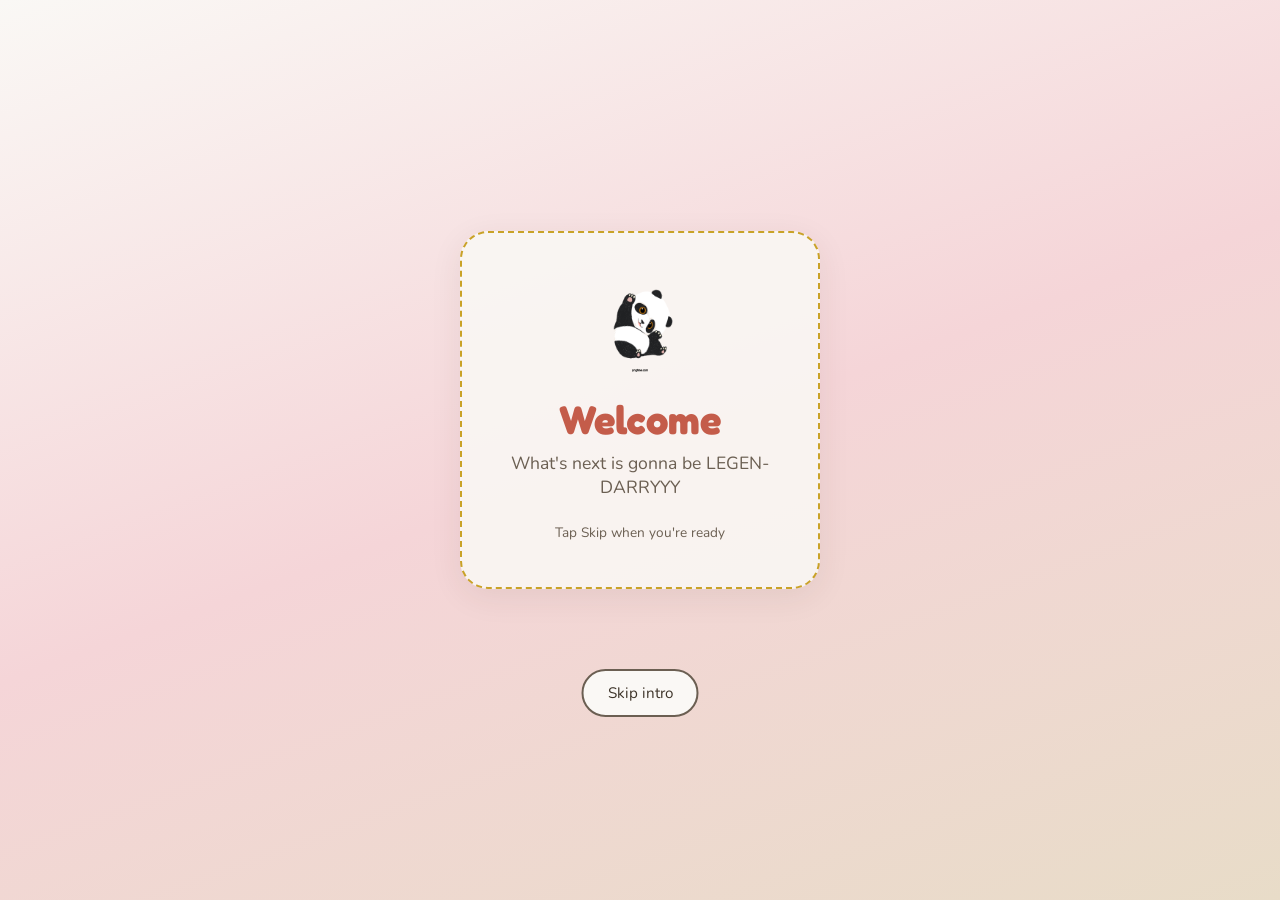
<file: index.html>
<!DOCTYPE html>
<html lang="en">
  <head>
    <meta charset="UTF-8" />
    <meta name="viewport" content="width=device-width, initial-scale=1, viewport-fit=cover" />
    <meta name="theme-color" content="#faf8f5" />
    <title>The Cozy Corner</title>
    <link rel="preconnect" href="https://fonts.googleapis.com" />
    <link rel="preconnect" href="https://fonts.gstatic.com" crossorigin />
    <link
      href="https://fonts.googleapis.com/css2?family=Fredoka:wght@400;600&family=Nunito:wght@400;600;700&display=swap"
      rel="stylesheet"
    />
    <link rel="stylesheet" href="css/theme.css" />
    <link rel="stylesheet" href="css/intro.css" />
    <link rel="stylesheet" href="css/home.css" />
    <link rel="stylesheet" href="css/mobile.css" />
  </head>
  <body>
    <canvas id="snowfall-canvas" aria-hidden="true"></canvas>

    <div id="intro-overlay" class="intro-overlay intro-pending" role="dialog" aria-modal="true" aria-label="Introduction">
      <div class="intro-inner">
        <div id="intro-video-wrap" class="intro-video-wrap" hidden>
          <video id="intro-video" playsinline preload="auto"></video>
        </div>
        <div id="intro-fallback" class="intro-fallback">
          <img id="intro-fallback-art" class="intro-fallback__art" src="" alt="" />
          <h2 id="intro-fallback-title" class="intro-fallback__title">Welcome</h2>
          <p id="intro-fallback-sub" class="intro-fallback__sub"></p>
          <p class="intro-enter-hint">Tap Skip when you're ready</p>
        </div>
        <button type="button" id="intro-skip" class="intro-skip">Skip intro</button>
      </div>
    </div>

    <div id="main-app" class="app-shell main-app is-locked">
      <header class="site-header reveal">
        <img id="header-mascot" class="site-header__mascot" src="" alt="" />
        <div class="site-header__text">
          <h1 id="site-title">The Cozy Corner</h1>
          <p id="site-tagline"></p>
        </div>
      </header>

      <section class="hero-banner">
        <div class="hero-banner__copy reveal">
          <p id="hero-subtitle"></p>
        </div>
        <img id="hero-ramen" class="hero-banner__bowl reveal" src="" alt="" />
      </section>

      <section class="nav-section" aria-labelledby="explore-label">
        <p id="explore-label" class="nav-section__label reveal">Explore</p>
        <ul id="nav-cards" class="nav-cards reveal-stagger"></ul>
      </section>

      <footer class="site-footer reveal">
        <p id="footer-note"></p>
      </footer>
    </div>

    <script src="js/config.js"></script>
    <script src="js/media-path.js"></script>
    <script src="js/theme.js"></script>
    <script src="js/scroll-reveal.js"></script>
    <script src="js/home.js"></script>
    <script src="js/intro.js"></script>
    <script src="js/snowfall.js"></script>
  </body>
</html>
</file>
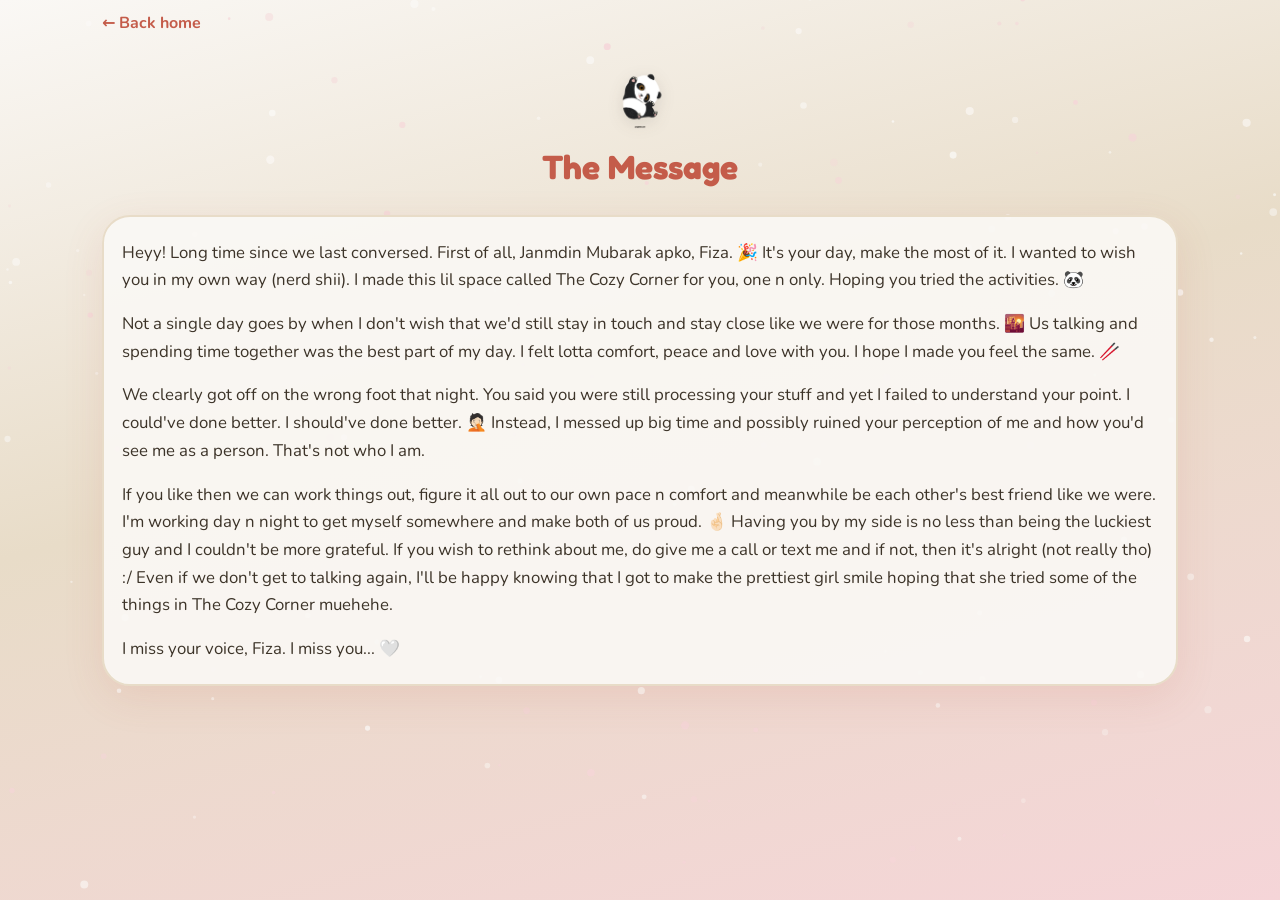
<file: pages/message.html>
<!DOCTYPE html>
<html lang="en">
  <head>
    <meta charset="UTF-8" />
    <meta name="viewport" content="width=device-width, initial-scale=1, viewport-fit=cover" />
    <meta name="theme-color" content="#faf8f5" />
    <title>The Message — The Cozy Corner</title>
    <link rel="preconnect" href="https://fonts.googleapis.com" />
    <link rel="preconnect" href="https://fonts.gstatic.com" crossorigin />
    <link
      href="https://fonts.googleapis.com/css2?family=Fredoka:wght@400;600&family=Nunito:wght@400;600;700&display=swap"
      rel="stylesheet"
    />
    <link rel="stylesheet" href="../css/theme.css" />
    <link rel="stylesheet" href="../css/home.css" />
    <link rel="stylesheet" href="../css/message-page.css" />
    <link rel="stylesheet" href="../css/mobile.css" />
  </head>
  <body>
    <canvas id="snowfall-canvas" aria-hidden="true"></canvas>
    <main class="app-shell page-message">
      <a class="page-message__back" href="../index.html">← Back home</a>

      <header class="page-message__header">
        <img id="message-page-mascot" src="" alt="" />
        <h1 id="message-page-title">The Message</h1>
        <p id="message-page-sub" class="page-message__sub" hidden></p>
      </header>

      <article id="message-page-box" class="message-box" aria-labelledby="message-page-title">
        <div id="message-page-body" class="message-box__body"></div>
      </article>

      <p id="message-page-note" class="page-message__note" hidden></p>
    </main>
    <script src="../js/config.js"></script>
    <script src="../js/media-path.js"></script>
    <script src="../js/theme.js"></script>
    <script src="../js/message-page.js"></script>
    <script src="../js/snowfall.js"></script>
  </body>
</html>
</file>
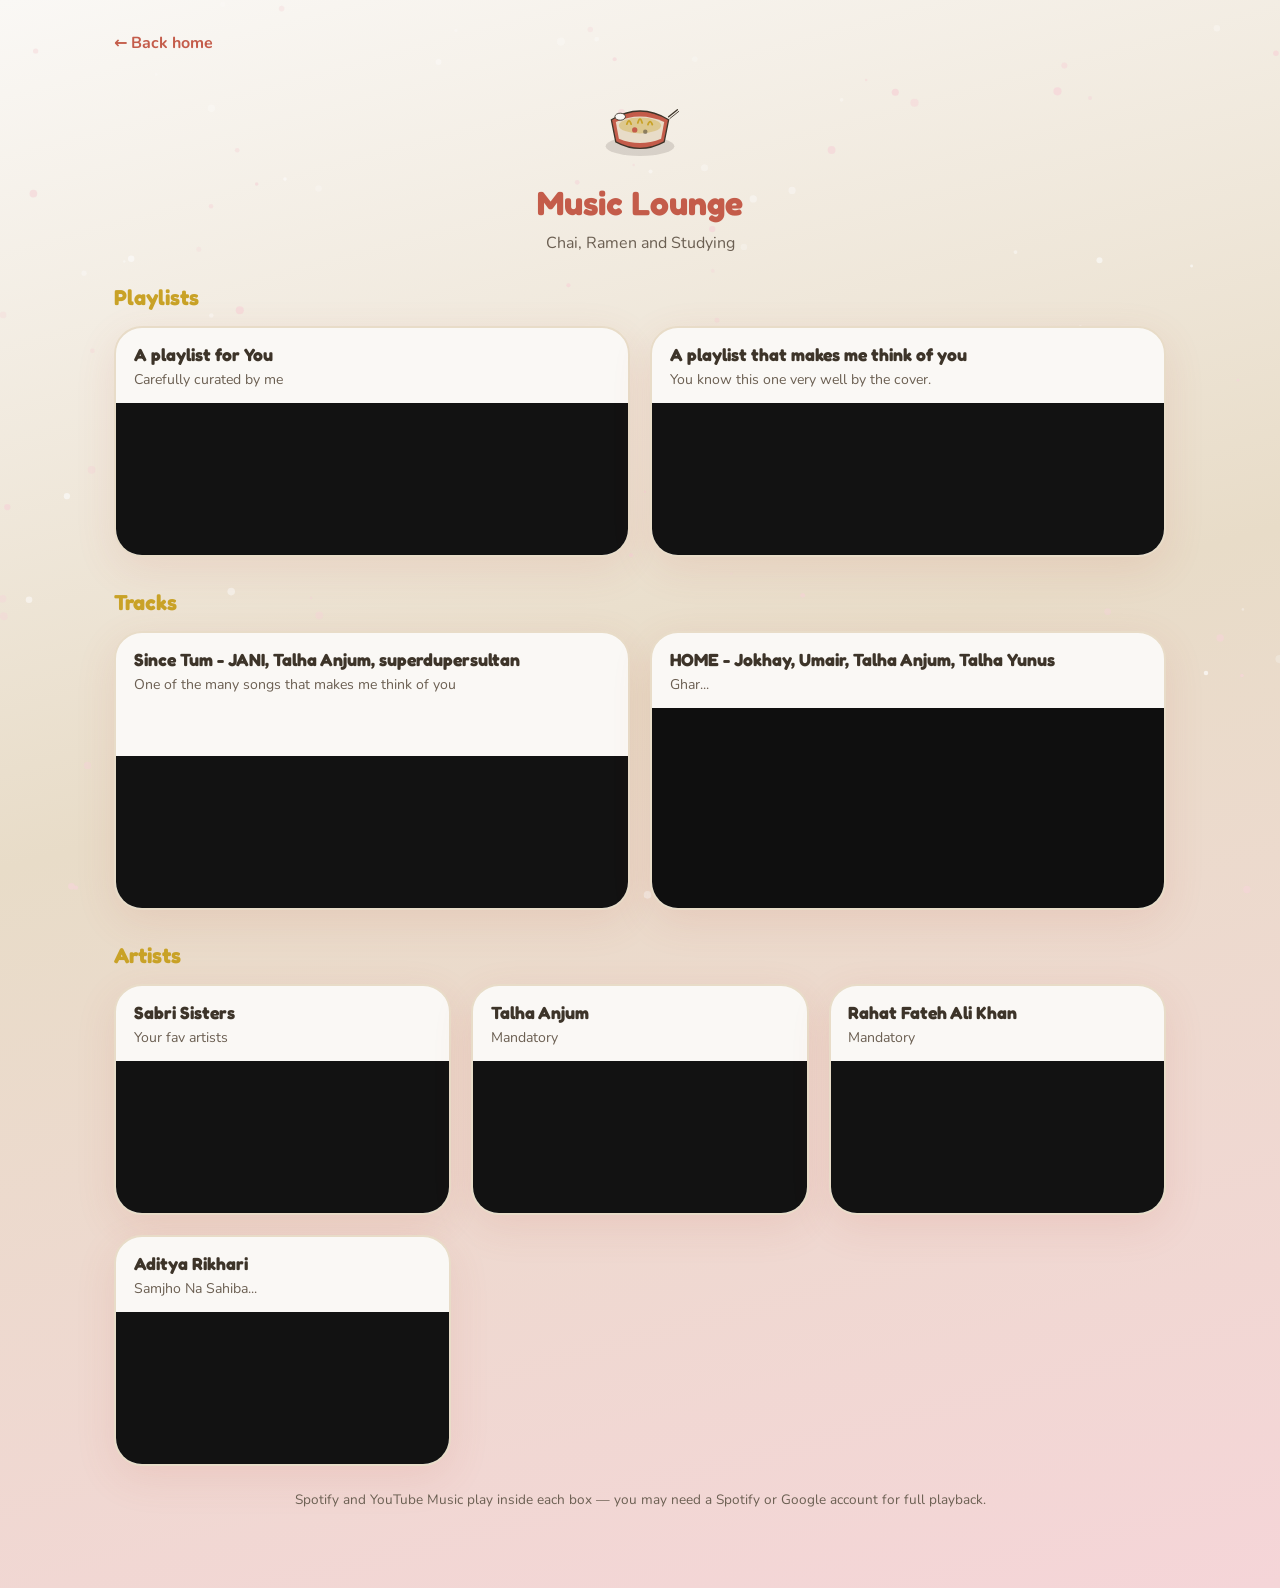
<file: pages/music.html>
<!DOCTYPE html>
<html lang="en">
  <head>
    <meta charset="UTF-8" />
    <meta name="viewport" content="width=device-width, initial-scale=1, viewport-fit=cover" />
    <meta name="theme-color" content="#faf8f5" />
    <title>Music — The Cozy Corner</title>
    <link rel="preconnect" href="https://fonts.googleapis.com" />
    <link rel="preconnect" href="https://fonts.gstatic.com" crossorigin />
    <link
      href="https://fonts.googleapis.com/css2?family=Fredoka:wght@400;600&family=Nunito:wght@400;600;700&display=swap"
      rel="stylesheet"
    />
    <link rel="stylesheet" href="../css/theme.css" />
    <link rel="stylesheet" href="../css/home.css" />
    <link rel="stylesheet" href="../css/music-page.css" />
    <link rel="stylesheet" href="../css/mobile.css" />
  </head>
  <body>
    <canvas id="snowfall-canvas" aria-hidden="true"></canvas>
    <main class="app-shell page-music">
      <a class="page-music__back" href="../index.html">← Back home</a>

      <header class="page-music__header">
        <img id="music-page-mascot" src="" alt="" />
        <h1 id="music-page-title">Music lounge</h1>
        <p id="music-page-sub"></p>
      </header>

      <div id="music-lounge-root" class="music-lounge"></div>

      <p class="page-music__hint">
        Spotify and YouTube Music play inside each box — you may need a Spotify or Google account for full playback.
      </p>
      <p id="music-page-note" class="page-music__note"></p>
    </main>
    <script src="../js/config.js"></script>
    <script src="../js/media-path.js"></script>
    <script src="../js/music-lounge.js"></script>
    <script src="../js/theme.js"></script>
    <script src="../js/snowfall.js"></script>
  </body>
</html>
</file>
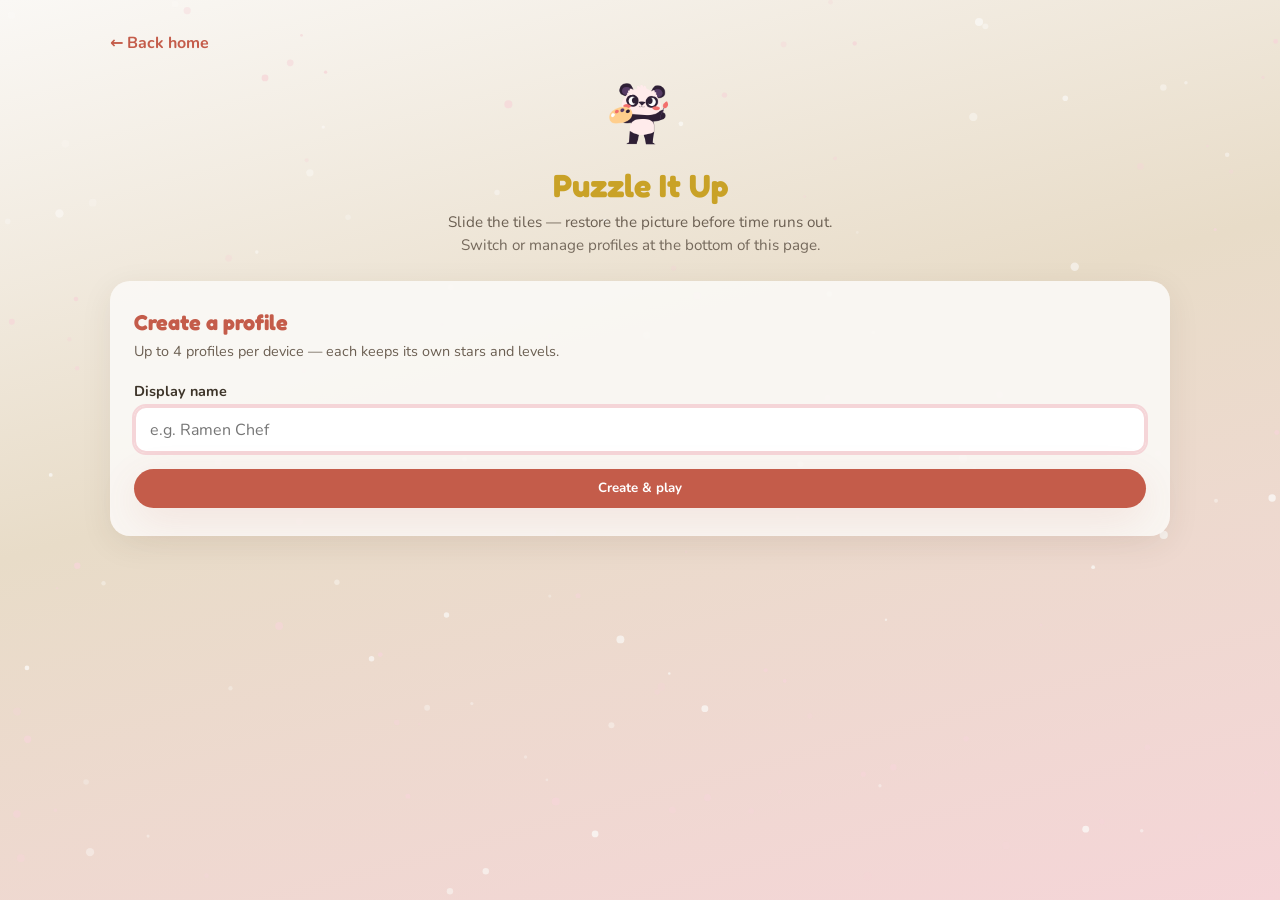
<file: pages/puzzle.html>
<!DOCTYPE html>
<html lang="en">
  <head>
    <meta charset="UTF-8" />
    <meta name="viewport" content="width=device-width, initial-scale=1, viewport-fit=cover" />
    <meta name="theme-color" content="#faf8f5" />
    <title>Puzzle — The Cozy Corner</title>
    <link rel="preconnect" href="https://fonts.googleapis.com" />
    <link rel="preconnect" href="https://fonts.gstatic.com" crossorigin />
    <link
      href="https://fonts.googleapis.com/css2?family=Fredoka:wght@400;600&family=Nunito:wght@400;600;700&display=swap"
      rel="stylesheet"
    />
    <link rel="stylesheet" href="../css/theme.css" />
    <link rel="stylesheet" href="../css/home.css" />
    <link rel="stylesheet" href="../css/puzzle-page.css" />
    <link rel="stylesheet" href="../css/mobile.css" />
  </head>
  <body>
    <canvas id="snowfall-canvas" aria-hidden="true"></canvas>
    <main class="app-shell page-puzzle">
      <a class="page-puzzle__back" href="../index.html">← Back home</a>

      <header class="page-puzzle__header">
        <img id="puzzle-page-mascot" src="" alt="" />
        <h1 id="puzzle-page-title">Puzzle It Up</h1>
        <p id="puzzle-page-sub"></p>
        <p id="puzzle-page-profile-hint" class="page-puzzle__profile-hint"></p>
      </header>

      <div id="puzzle-app-root" class="puzzle-app" aria-live="polite"></div>
    </main>
    <script src="../js/config.js"></script>
    <script src="../js/media-path.js"></script>
    <script src="../js/puzzle-image.js"></script>
    <script src="../js/puzzle-tutorial.js"></script>
    <script src="../js/puzzle-storage.js"></script>
    <script src="../js/puzzle-sounds.js"></script>
    <script src="../js/puzzle-engine.js"></script>
    <script src="../js/puzzle-game.js"></script>
    <script src="../js/theme.js"></script>
    <script src="../js/snowfall.js"></script>
  </body>
</html>
</file>
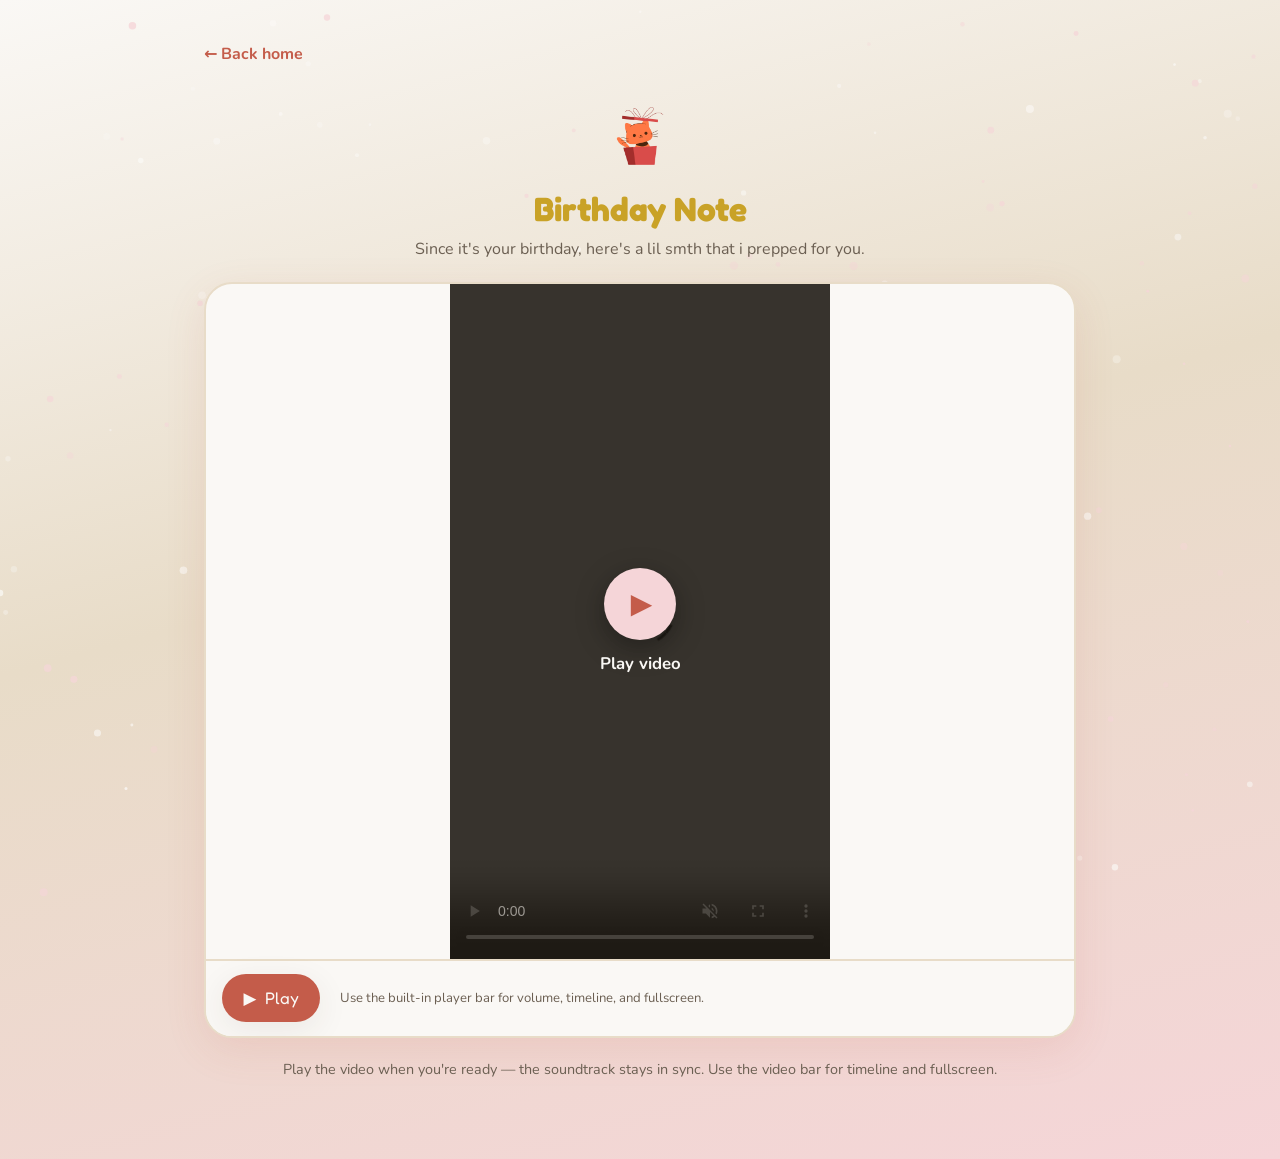
<file: pages/video.html>
<!DOCTYPE html>
<html lang="en">
  <head>
    <meta charset="UTF-8" />
    <meta name="viewport" content="width=device-width, initial-scale=1, viewport-fit=cover" />
    <meta name="theme-color" content="#faf8f5" />
    <title>Video — The Cozy Corner</title>
    <link rel="preconnect" href="https://fonts.googleapis.com" />
    <link rel="preconnect" href="https://fonts.gstatic.com" crossorigin />
    <link
      href="https://fonts.googleapis.com/css2?family=Fredoka:wght@400;600&family=Nunito:wght@400;600;700&display=swap"
      rel="stylesheet"
    />
    <link rel="stylesheet" href="../css/theme.css" />
    <link rel="stylesheet" href="../css/home.css" />
    <link rel="stylesheet" href="../css/video-page.css" />
    <link rel="stylesheet" href="../css/mobile.css" />
  </head>
  <body>
    <canvas id="snowfall-canvas" aria-hidden="true"></canvas>
    <main class="app-shell page-video">
      <a class="page-video__back" href="../index.html">← Back home</a>

      <header class="page-video__header">
        <img id="video-page-mascot" src="" alt="" />
        <h1 id="video-page-title">Birthday Note</h1>
        <p id="video-page-sub"></p>
      </header>

      <div id="video-audio-strip" class="video-audio-strip" hidden>
        <button type="button" id="video-audio-btn" class="video-audio-btn" aria-pressed="false">
          <span id="video-audio-btn-icon" class="video-audio-btn__icon" aria-hidden="true">♪</span>
          <span id="video-audio-btn-text">Play soundtrack</span>
        </button>
        <p id="video-audio-hint" class="video-audio-hint"></p>
      </div>

      <div id="video-stage" class="video-player">
        <div class="video-frame video-frame--portrait">
          <video
            id="lounge-video"
            controls
            playsinline
            preload="auto"
            controlsList="nodownload"
          ></video>
          <button type="button" id="video-play-overlay" class="video-stage__play" aria-label="Play video">
            <span class="video-stage__play-icon" aria-hidden="true">▶</span>
            <span id="video-overlay-label" class="video-stage__play-label">Play video</span>
          </button>
        </div>
        <div class="video-player__bar">
          <button type="button" id="video-play-btn" class="video-play-btn" aria-label="Play video">
            <span id="video-play-btn-icon" aria-hidden="true">▶</span>
            <span id="video-play-btn-text">Play</span>
          </button>
          <p class="video-player__hint">
            Use the built-in player bar for volume, timeline, and fullscreen.
          </p>
        </div>
      </div>

      <p id="video-page-note" class="page-video__note"></p>
    </main>
    <script src="../js/config.js"></script>
    <script src="../js/media-path.js"></script>
    <script src="../js/theme.js"></script>
    <script src="../js/video-lounge.js"></script>
    <script src="../js/snowfall.js"></script>
  </body>
</html>
</file>
<file: css/theme.css>
:root {
  --color-off-white: #faf8f5;
  --color-beige: #e8dcc8;
  --color-baby-pink: #f5d5d8;
  --color-mustard: #c9a227;
  --color-red: #c45c4a;
  --color-text: #3d3429;
  --color-text-muted: #6b5f52;
  --font-display: "Fredoka", system-ui, sans-serif;
  --font-body: "Nunito", system-ui, sans-serif;
  --radius-lg: 1.25rem;
  --radius-xl: 1.75rem;
  --shadow-soft: 0 8px 32px rgba(61, 52, 41, 0.08);
  --shadow-card: 0 12px 40px rgba(196, 92, 74, 0.12);
  --reveal-duration: 700ms;
}

*,
*::before,
*::after {
  box-sizing: border-box;
}

html {
  scroll-behavior: smooth;
}

@media (prefers-reduced-motion: reduce) {
  html {
    scroll-behavior: auto;
  }
  *,
  *::before,
  *::after {
    animation-duration: 0.01ms !important;
    animation-iteration-count: 1 !important;
    transition-duration: 0.01ms !important;
  }
}

body {
  margin: 0;
  min-height: 100vh;
  font-family: var(--font-body);
  color: var(--color-text);
  background: linear-gradient(
    165deg,
    var(--color-off-white) 0%,
    var(--color-beige) 45%,
    var(--color-baby-pink) 100%
  );
  overflow-x: hidden;
}

#snowfall-canvas {
  position: fixed;
  inset: 0;
  width: 100%;
  height: 100%;
  pointer-events: none;
  z-index: 0;
}

.app-shell {
  position: relative;
  z-index: 1;
}

img {
  max-width: 100%;
  height: auto;
  display: block;
}

a {
  color: inherit;
  text-decoration: none;
}

.reveal {
  opacity: 0;
  transform: translateY(20px);
  transition:
    opacity var(--reveal-duration, 700ms) var(--reveal-ease, ease-in-out),
    transform var(--reveal-duration, 700ms) var(--reveal-ease, ease-in-out);
  will-change: opacity;
}

html.reveal-fade-only .reveal {
  transform: none;
  will-change: opacity;
}

.reveal.is-visible {
  opacity: 1;
  transform: translateY(0);
}

html.reveal-fade-only .reveal.is-visible,
html.reveal-fade-only .reveal.is-hidden {
  transform: none;
}

.reveal.is-hidden {
  opacity: 0;
  transform: translateY(-12px);
}

.reveal.reveal--progressive {
  opacity: var(--reveal-opacity, 0);
  transform: none;
}

.reveal.reveal--progressive.is-visible,
.reveal.reveal--progressive.is-hidden {
  opacity: var(--reveal-opacity, 0);
  transform: none;
}

.reveal-stagger > * {
  transition-delay: calc(var(--stagger-index, 0) * var(--stagger-ms, 80ms));
}
</file>
<file: css/intro.css>
.intro-overlay.intro-pending {
  visibility: hidden;
  pointer-events: none;
}

.intro-overlay {
  position: fixed;
  inset: 0;
  z-index: 100;
  display: flex;
  align-items: center;
  justify-content: center;
  background: linear-gradient(
    160deg,
    var(--color-off-white),
    var(--color-baby-pink) 50%,
    var(--color-beige)
  );
  transition: opacity var(--intro-fade-ms, 900ms) ease, visibility var(--intro-fade-ms, 900ms);
}

.intro-overlay.is-leaving {
  opacity: 0;
  visibility: hidden;
  pointer-events: none;
}

.intro-overlay.is-hidden {
  display: none;
}

.intro-inner {
  position: relative;
  width: min(92vw, 720px);
  text-align: center;
}

.intro-video-wrap {
  position: relative;
  border-radius: var(--radius-xl);
  overflow: hidden;
  box-shadow: var(--shadow-card);
  background: var(--color-text);
  aspect-ratio: 16 / 9;
}

.intro-video-wrap video {
  width: 100%;
  height: 100%;
  object-fit: cover;
  display: block;
}

.intro-fallback {
  padding: 3rem 2rem;
  border-radius: var(--radius-xl);
  background: rgba(250, 248, 245, 0.85);
  border: 2px dashed var(--color-mustard);
  box-shadow: var(--shadow-soft);
}

.intro-fallback__art {
  width: 140px;
  margin: 0 auto 1.25rem;
  animation: intro-bob 2.2s ease-in-out infinite;
}

.intro-fallback__title {
  font-family: var(--font-display);
  font-size: clamp(1.75rem, 5vw, 2.5rem);
  margin: 0 0 0.5rem;
  color: var(--color-red);
}

.intro-fallback__sub {
  margin: 0 0 1.5rem;
  color: var(--color-text-muted);
  font-size: 1.1rem;
}

@keyframes intro-bob {
  0%,
  100% {
    transform: translateY(0);
  }
  50% {
    transform: translateY(-8px);
  }
}

.intro-skip {
  position: absolute;
  bottom: -3rem;
  left: 50%;
  transform: translateX(-50%);
  z-index: 110;
  pointer-events: auto;
  font-family: var(--font-body);
  font-size: 0.95rem;
  padding: 0.6rem 1.25rem;
  border-radius: 999px;
  border: 2px solid var(--color-text-muted);
  background: var(--color-off-white);
  color: var(--color-text);
  cursor: pointer;
  transition: background 0.2s, border-color 0.2s, transform 0.2s;
}

.intro-skip:hover {
  background: var(--color-baby-pink);
  border-color: var(--color-red);
  transform: translateX(-50%) scale(1.03);
}

.intro-enter-hint {
  margin-top: 1rem;
  font-size: 0.85rem;
  color: var(--color-text-muted);
  opacity: 0;
  animation: intro-hint-in 0.6s ease forwards;
  animation-delay: 1.2s;
}

@keyframes intro-hint-in {
  to {
    opacity: 1;
  }
}

.main-app {
  opacity: 0;
  transition: opacity 0.6s ease;
}

.main-app.is-ready {
  opacity: 1;
}

.main-app.is-locked {
  visibility: hidden;
  height: 0;
  overflow: hidden;
}
</file>
<file: css/home.css>
.site-header {
  padding: 2.5rem 1.5rem 1rem;
  max-width: 1100px;
  margin: 0 auto;
  display: flex;
  align-items: center;
  gap: 1.25rem;
  flex-wrap: wrap;
}

.site-header__mascot {
  width: 72px;
  filter: drop-shadow(0 4px 8px rgba(61, 52, 41, 0.15));
}

.site-header__text h1 {
  font-family: var(--font-display);
  font-size: clamp(1.75rem, 4vw, 2.35rem);
  margin: 0;
  color: var(--color-red);
  letter-spacing: 0.02em;
}

.site-header__text p {
  margin: 0.35rem 0 0;
  color: var(--color-text-muted);
  font-size: 1.05rem;
}

.hero-banner {
  max-width: 1100px;
  margin: 0 auto;
  padding: 1rem 1.5rem 2rem;
  display: grid;
  grid-template-columns: 1fr;
  gap: 1.5rem;
  align-items: center;
  text-align: center;
}

.hero-banner__bowl {
  justify-self: center;
}

@media (max-width: 700px) {
  .hero-banner {
    grid-template-columns: 1fr;
    text-align: center;
  }
  .hero-banner__bowl {
    justify-self: center;
  }
}

.hero-banner__bowl {
  width: min(180px, 40vw);
  animation: bowl-wiggle 4s ease-in-out infinite;
}

@keyframes bowl-wiggle {
  0%,
  100% {
    transform: rotate(-2deg);
  }
  50% {
    transform: rotate(3deg);
  }
}

.hero-banner__copy h2 {
  font-family: var(--font-display);
  font-size: clamp(1.5rem, 3.5vw, 2rem);
  margin: 0 0 0.75rem;
  color: var(--color-text);
}

.hero-banner__copy p {
  margin: 0;
  line-height: 1.6;
  max-width: 36ch;
  color: var(--color-text-muted);
}

.nav-section {
  max-width: 1100px;
  margin: 0 auto;
  padding: 2rem 1.5rem 4rem;
}

.nav-section__label {
  font-family: var(--font-display);
  font-size: 1.15rem;
  color: var(--color-mustard);
  margin: 0 0 1.25rem;
  text-transform: uppercase;
  letter-spacing: 0.12em;
}

.nav-cards {
  display: grid;
  grid-template-columns: repeat(auto-fit, minmax(260px, 1fr));
  gap: 1.25rem;
  list-style: none;
  margin: 0;
  padding: 0;
}

.nav-card {
  position: relative;
  border-radius: var(--radius-lg);
  background: rgba(250, 248, 245, 0.92);
  border: 2px solid transparent;
  box-shadow: var(--shadow-soft);
  overflow: hidden;
  transition:
    transform 0.35s cubic-bezier(0.22, 1, 0.36, 1),
    box-shadow 0.35s ease,
    border-color 0.35s ease;
}

.nav-card:hover:not(.is-disabled) {
  transform: translateY(-6px);
  box-shadow: var(--shadow-card);
}

.nav-card--mustard:hover:not(.is-disabled) {
  border-color: var(--color-mustard);
}

.nav-card--pink:hover:not(.is-disabled) {
  border-color: var(--color-baby-pink);
}

.nav-card--red:hover:not(.is-disabled) {
  border-color: var(--color-red);
}

.nav-card.is-disabled {
  opacity: 0.75;
  cursor: not-allowed;
}

.nav-card__link {
  display: flex;
  flex-direction: column;
  height: 100%;
  padding: 1.25rem 1.25rem 1.5rem;
}

.nav-card__img-wrap {
  height: 100px;
  display: flex;
  align-items: center;
  justify-content: center;
  margin-bottom: 0.75rem;
}

.nav-card__img-wrap img {
  height: 88px;
  width: auto;
  object-fit: contain;
}

.nav-card__title {
  font-family: var(--font-display);
  font-size: 1.35rem;
  margin: 0 0 0.35rem;
}

.nav-card--mustard .nav-card__title {
  color: var(--color-mustard);
}

.nav-card--pink .nav-card__title {
  color: var(--color-red);
}

.nav-card--red .nav-card__title {
  color: var(--color-text-muted);
}

.nav-card__desc {
  margin: 0;
  font-size: 0.95rem;
  line-height: 1.5;
  color: var(--color-text-muted);
  flex: 1;
}

.nav-card__cta {
  margin-top: 1rem;
  font-size: 0.85rem;
  font-weight: 700;
  color: var(--color-red);
}

.scroll-section {
  max-width: 1100px;
  margin: 0 auto;
  padding: 3rem 1.5rem;
  border-top: 1px solid rgba(61, 52, 41, 0.08);
}

.scroll-section__inner {
  display: flex;
  gap: 2rem;
  align-items: center;
  flex-wrap: wrap;
}

.scroll-section__panda {
  width: 120px;
  flex-shrink: 0;
}

.scroll-section__text h3 {
  font-family: var(--font-display);
  margin: 0 0 0.5rem;
  color: var(--color-red);
}

.scroll-section__text p {
  margin: 0;
  line-height: 1.65;
  color: var(--color-text-muted);
  max-width: 52ch;
}

.site-footer {
  text-align: center;
  padding: 2rem 1.5rem 3rem;
  font-size: 0.9rem;
  color: var(--color-text-muted);
}

.badge-soon {
  display: inline-block;
  margin-top: 0.5rem;
  padding: 0.2rem 0.6rem;
  border-radius: 999px;
  background: var(--color-baby-pink);
  font-size: 0.75rem;
  font-weight: 700;
}
</file>
<file: css/mobile.css>
/**
 * Portrait-first layout (phones). Wider layouts unlock at 768px+.
 */

html {
  -webkit-text-size-adjust: 100%;
}

body {
  padding-left: env(safe-area-inset-left, 0);
  padding-right: env(safe-area-inset-right, 0);
}

.app-shell {
  max-width: 32rem;
  margin-left: auto;
  margin-right: auto;
  width: 100%;
}

/* —— Homepage —— */
.site-header {
  flex-direction: column;
  align-items: center;
  text-align: center;
  padding: max(1rem, env(safe-area-inset-top)) 1rem 0.75rem;
}

.site-header__mascot {
  width: 64px;
}

.hero-banner {
  grid-template-columns: 1fr;
  text-align: center;
  padding: 0.5rem 1rem 1rem;
  gap: 1rem;
}

.hero-banner__bowl {
  justify-self: center;
  width: min(140px, 36vw);
}

.hero-banner__copy p {
  max-width: none;
  margin-left: auto;
  margin-right: auto;
  font-size: 1rem;
}

.nav-section {
  padding: 1rem 0.75rem 2rem;
}

.nav-section__label {
  text-align: center;
  font-size: 1rem;
  letter-spacing: 0.08em;
}

.nav-cards {
  grid-template-columns: 1fr;
  gap: 0.85rem;
}

.nav-card__link {
  padding: 1rem 1rem 1.15rem;
}

.nav-card__title {
  font-size: 1.2rem;
}

.nav-card__img-wrap {
  height: 84px;
}

.nav-card__img-wrap img {
  height: 72px;
}

.nav-card:hover:not(.is-disabled) {
  transform: none;
}

.nav-card:active:not(.is-disabled) {
  transform: scale(0.985);
}

.scroll-section {
  padding: 1.75rem 1rem;
}

.scroll-section__inner {
  flex-direction: column;
  align-items: center;
  text-align: center;
  gap: 0.75rem;
}

.scroll-section__panda {
  width: 96px;
}

.scroll-section__text p {
  max-width: none;
  font-size: 0.95rem;
}

.site-footer {
  padding: 1.25rem 1rem max(2rem, env(safe-area-inset-bottom));
  font-size: 0.85rem;
}

/* —— Intro —— */
.intro-inner {
  width: min(94vw, 100%);
  padding: 0 0.65rem max(5rem, calc(env(safe-area-inset-bottom) + 3rem));
}

.intro-video-wrap {
  aspect-ratio: 9 / 16;
  max-height: min(62vh, 520px);
  width: 100%;
  max-width: min(100%, 360px);
  margin: 0 auto;
}

.intro-video-wrap video {
  object-fit: contain;
}

.intro-fallback {
  padding: 2rem 1.15rem;
  max-width: min(100%, 360px);
  margin: 0 auto;
}

.intro-fallback__art {
  width: 110px;
}

.intro-skip {
  position: fixed;
  bottom: max(1rem, env(safe-area-inset-bottom));
  left: 50%;
  transform: translateX(-50%);
  z-index: 101;
  min-height: 48px;
  padding: 0.75rem 1.5rem;
  bottom: max(1.25rem, env(safe-area-inset-bottom));
}

.intro-skip:hover {
  transform: translateX(-50%) scale(1.03);
}

/* —— Message page —— */
.page-message {
  max-width: 100%;
  padding: max(0.75rem, env(safe-area-inset-top)) 0.75rem max(1.5rem, env(safe-area-inset-bottom));
}

.page-message__header img {
  width: 72px;
}

.message-box {
  padding: 1.35rem 1.15rem;
}

/* —— Video page —— */
.page-video {
  max-width: 100%;
  padding: max(0.75rem, env(safe-area-inset-top)) 0.75rem max(1.5rem, env(safe-area-inset-bottom));
}

.page-video__header {
  margin-bottom: 1.25rem;
}

.page-video__header img {
  width: 72px;
}

.page-video__back {
  min-height: 44px;
  padding: 0.25rem 0;
}

.video-player__bar {
  flex-direction: column;
  align-items: stretch;
  padding: 0.85rem 1rem;
}

.video-play-btn {
  width: 100%;
  min-height: 48px;
  justify-content: center;
}

.video-player__hint {
  text-align: center;
  font-size: 0.82rem;
}

.video-stage__play-icon {
  width: 72px;
  height: 72px;
  font-size: 1.75rem;
}

/* Video page: portrait sizing tweaks on small screens (shape stays 9:16) */
.video-frame--portrait {
  width: min(100%, calc(72vh * 9 / 16), 100%);
}

.video-frame--landscape {
  max-height: min(42vh, 360px);
}

/* Stub pages (puzzle / music) */
.stub {
  margin: 2rem auto !important;
  padding: 1.5rem 1.25rem !important;
  max-width: 100% !important;
}

@media (min-width: 768px) {
  .app-shell {
    max-width: 1100px;
  }

  .site-header {
    flex-direction: row;
    align-items: center;
    text-align: left;
    padding: 2.5rem 1.5rem 1rem;
  }

  .site-header__mascot {
    width: 72px;
  }

  .hero-banner {
    grid-template-columns: 1fr auto;
    text-align: left;
    padding: 1rem 1.5rem 2rem;
  }

  .hero-banner__bowl {
    width: min(180px, 40vw);
  }

  .nav-section {
    padding: 2rem 1.5rem 4rem;
  }

  .nav-cards {
    grid-template-columns: repeat(auto-fit, minmax(260px, 1fr));
    gap: 1.25rem;
  }

  .nav-section__label {
    text-align: left;
  }

  .nav-card:hover:not(.is-disabled) {
    transform: translateY(-6px);
  }

  .scroll-section {
    padding: 3rem 1.5rem;
  }

  .scroll-section__inner {
    flex-direction: row;
    text-align: left;
    gap: 2rem;
  }

  .scroll-section__panda {
    width: 120px;
  }

  .page-video {
    max-width: 920px;
    padding: 2rem 1.5rem 4rem;
  }

  .video-player__bar {
    flex-direction: row;
    align-items: center;
  }

  .video-play-btn {
    width: auto;
  }

  .video-player__hint {
    text-align: left;
  }

  .video-frame--portrait {
    width: min(100%, calc(75vh * 9 / 16), 24rem);
  }

  .intro-video-wrap--landscape {
    aspect-ratio: 16 / 9;
    max-height: none;
    max-width: min(92vw, 720px);
  }

  .intro-video-wrap--portrait {
    aspect-ratio: 9 / 16;
    max-height: min(72vh, 640px);
    max-width: min(400px, 92vw);
  }

  .intro-skip {
    position: absolute;
    bottom: -3rem;
  }
}

@media (hover: hover) and (min-width: 768px) {
  .nav-card:hover:not(.is-disabled) {
    transform: translateY(-6px);
  }
}
</file>
<file: css/message-page.css>
.page-message {
  max-width: 720px;
  margin: 0 auto;
  padding: 2rem 1.5rem 4rem;
  width: 100%;
}

.page-message__back {
  display: inline-flex;
  align-items: center;
  gap: 0.35rem;
  font-weight: 700;
  color: var(--color-red);
  margin-bottom: 1.5rem;
}

.page-message__back:hover {
  text-decoration: underline;
}

.page-message__header {
  text-align: center;
  margin-bottom: 1.75rem;
}

.page-message__header img {
  width: 88px;
  margin: 0 auto 1rem;
  filter: drop-shadow(0 4px 8px rgba(61, 52, 41, 0.12));
}

.page-message__header h1 {
  font-family: var(--font-display);
  font-size: clamp(1.6rem, 4vw, 2.1rem);
  margin: 0;
  color: var(--color-red);
}

.page-message__sub {
  margin: 0.5rem 0 0;
  color: var(--color-text-muted);
  line-height: 1.55;
  font-family: var(--font-body);
}

.message-box {
  border-radius: var(--radius-xl);
  padding: 1.75rem 1.5rem;
  background: rgba(250, 248, 245, 0.92);
  border: 2px solid var(--color-beige);
  box-shadow: var(--shadow-card);
}

.message-box__body {
  font-family: var(--font-body);
  font-size: 1.05rem;
  line-height: 1.65;
  color: var(--color-text);
}

.message-box__body p {
  margin: 0 0 1rem;
}

.message-box__body p:last-child {
  margin-bottom: 0;
}

.page-message__note {
  margin-top: 1.25rem;
  font-size: 0.9rem;
  color: var(--color-text-muted);
  text-align: center;
  line-height: 1.55;
  font-family: var(--font-body);
}
</file>
<file: css/music-page.css>
.page-music {
  max-width: 960px;
  margin: 0 auto;
  padding: 2rem 1.5rem 4rem;
  width: 100%;
}

.page-music__back {
  display: inline-flex;
  align-items: center;
  gap: 0.35rem;
  font-weight: 700;
  color: var(--color-red);
  margin-bottom: 1.5rem;
}

.page-music__back:hover {
  text-decoration: underline;
}

.page-music__header {
  text-align: center;
  margin-bottom: 1.75rem;
}

.page-music__header img {
  width: 88px;
  margin: 0 auto 1rem;
}

.page-music__header h1 {
  font-family: var(--font-display);
  font-size: clamp(1.6rem, 4vw, 2.1rem);
  margin: 0 0 0.5rem;
  color: var(--color-red);
}

.page-music__header p {
  margin: 0;
  color: var(--color-text-muted);
  line-height: 1.55;
}

.page-music__hint {
  margin: 1.5rem 0 0;
  font-size: 0.85rem;
  color: var(--color-text-muted);
  text-align: center;
  line-height: 1.45;
}

.page-music__note {
  margin-top: 0.75rem;
  font-size: 0.9rem;
  color: var(--color-text-muted);
  text-align: center;
  line-height: 1.55;
}

.page-music__note code {
  font-size: 0.9em;
  color: var(--color-text);
}

.music-lounge {
  display: flex;
  flex-direction: column;
  gap: 2rem;
}

.music-section__title {
  font-family: var(--font-display);
  font-size: 1.35rem;
  margin: 0 0 1rem;
  color: var(--color-mustard);
}

.music-box-grid {
  display: grid;
  grid-template-columns: 1fr;
  gap: 1.25rem;
}

@media (min-width: 640px) {
  .music-box-grid {
    grid-template-columns: repeat(auto-fit, minmax(280px, 1fr));
  }
}

.music-box {
  display: flex;
  flex-direction: column;
  border-radius: var(--radius-xl);
  overflow: hidden;
  box-shadow: var(--shadow-card);
  background: var(--color-off-white);
  border: 2px solid var(--color-beige);
  box-sizing: border-box;
}

.music-box__title {
  margin: 0;
  padding: 1rem 1.1rem 0.35rem;
  font-family: var(--font-display);
  font-size: 1.1rem;
  color: var(--color-text);
}

.music-box__desc {
  margin: 0;
  padding: 0 1.1rem 0.75rem;
  font-size: 0.88rem;
  color: var(--color-text-muted);
  line-height: 1.45;
}

.music-box__embed {
  margin-top: auto;
  min-height: 152px;
  background: #121212;
}

.music-box__embed iframe {
  display: block;
  border: 0;
  width: 100%;
}

.music-box--youtube .music-box__embed {
  background: #0f0f0f;
}

.music-box--placeholder .music-box__embed {
  min-height: auto;
  background: rgba(232, 220, 200, 0.35);
  border-top: 2px dashed var(--color-beige);
}

.music-box__placeholder {
  margin: 0;
  padding: 1.25rem 1.1rem;
  font-size: 0.88rem;
  color: var(--color-text-muted);
  line-height: 1.5;
  text-align: center;
}

.music-box__placeholder code {
  font-size: 0.9em;
  color: var(--color-text);
}
</file>
<file: css/puzzle-page.css>
.page-puzzle {
  max-width: 720px;
  margin: 0 auto;
  padding: 2rem 1.25rem 4rem;
  width: 100%;
}

.page-puzzle__back {
  display: inline-flex;
  align-items: center;
  font-weight: 700;
  color: var(--color-red);
  margin-bottom: 1.25rem;
}

.page-puzzle__back:hover {
  text-decoration: underline;
}

.page-puzzle__header {
  text-align: center;
  margin-bottom: 1.5rem;
}

.page-puzzle__header img {
  width: 80px;
  margin: 0 auto 0.75rem;
}

.page-puzzle__header h1 {
  font-family: var(--font-display);
  font-size: clamp(1.5rem, 4vw, 2rem);
  margin: 0 0 0.4rem;
  color: var(--color-mustard);
}

.page-puzzle__header p {
  margin: 0;
  color: var(--color-text-muted);
  line-height: 1.5;
  font-size: 0.95rem;
}

.page-puzzle__profile-hint {
  margin-top: 0.45rem;
  font-size: 0.82rem;
  line-height: 1.45;
  color: var(--color-text-muted);
  opacity: 0.92;
}

.puzzle-panel {
  background: rgba(250, 248, 245, 0.94);
  border-radius: var(--radius-lg);
  box-shadow: var(--shadow-soft);
  padding: 1.75rem 1.5rem;
}

.puzzle-panel__title {
  font-family: var(--font-display);
  margin: 0 0 0.35rem;
  color: var(--color-red);
  font-size: 1.35rem;
}

.puzzle-panel__sub {
  margin: 0 0 1.25rem;
  color: var(--color-text-muted);
  font-size: 0.9rem;
}

.puzzle-profile-form__label {
  display: block;
  font-weight: 700;
  margin-bottom: 0.35rem;
  font-size: 0.9rem;
}

.puzzle-profile-form__input {
  width: 100%;
  padding: 0.65rem 0.85rem;
  border: 2px solid var(--color-beige);
  border-radius: 0.75rem;
  font-family: var(--font-body);
  font-size: 1rem;
  margin-bottom: 1rem;
  background: #fff;
}

.puzzle-profile-form__input:focus {
  outline: 2px solid var(--color-baby-pink);
  border-color: var(--color-baby-pink);
}

.puzzle-btn {
  font-family: var(--font-body);
  font-weight: 700;
  border: none;
  border-radius: 999px;
  padding: 0.65rem 1.25rem;
  cursor: pointer;
  transition: transform 0.15s ease, box-shadow 0.15s ease;
}

.puzzle-btn:active {
  transform: scale(0.98);
}

.puzzle-btn--primary {
  background: var(--color-red);
  color: #fff;
  width: 100%;
  box-shadow: var(--shadow-card);
}

.puzzle-btn--ghost {
  background: transparent;
  color: var(--color-red);
  border: 2px solid var(--color-beige);
}

.puzzle-map-header {
  text-align: center;
  margin-bottom: 1.25rem;
}

.puzzle-map-header__name {
  font-family: var(--font-display);
  font-size: 1.2rem;
  margin: 0 0 0.35rem;
  color: var(--color-text);
}

.puzzle-map-header__stars {
  margin: 0;
  color: var(--color-text-muted);
  font-size: 0.9rem;
  display: flex;
  align-items: center;
  justify-content: center;
  gap: 0.35rem;
  flex-wrap: wrap;
}

.puzzle-stars--inline .puzzle-star.is-filled {
  color: var(--color-mustard);
}

.puzzle-level-grid {
  display: grid;
  grid-template-columns: repeat(auto-fill, minmax(140px, 1fr));
  gap: 0.75rem;
  margin-bottom: 1.25rem;
}

.puzzle-level-card {
  text-align: left;
  background: rgba(255, 255, 255, 0.85);
  border: 2px solid var(--color-beige);
  border-radius: var(--radius-lg);
  padding: 0.85rem 0.9rem;
  cursor: pointer;
  font-family: var(--font-body);
  box-shadow: var(--shadow-soft);
  transition: border-color 0.15s ease, transform 0.15s ease;
}

.puzzle-level-card:not(:disabled):hover {
  border-color: var(--color-mustard);
  transform: translateY(-2px);
}

.puzzle-level-card--locked {
  opacity: 0.55;
  cursor: not-allowed;
}

.puzzle-level-card--tutorial {
  border-color: var(--color-mustard);
  background: rgba(255, 252, 245, 0.95);
}

.puzzle-tutorial-modal {
  position: fixed;
  inset: 0;
  z-index: 110;
  background: rgba(61, 52, 41, 0.42);
  display: flex;
  align-items: center;
  justify-content: center;
  padding: 1.25rem;
}

.puzzle-tutorial-modal__box {
  background: var(--color-off-white);
  border-radius: var(--radius-xl);
  padding: 1.5rem 1.35rem;
  max-width: 340px;
  width: 100%;
  box-shadow: var(--shadow-card);
}

.puzzle-tutorial-modal__title {
  font-family: var(--font-display);
  margin: 0 0 0.5rem;
  color: var(--color-red);
  font-size: 1.25rem;
}

.puzzle-tutorial-modal__body {
  margin: 0 0 1.1rem;
  color: var(--color-text-muted);
  line-height: 1.5;
  font-size: 0.95rem;
}

.puzzle-tutorial-highlight {
  outline: 3px solid var(--color-mustard);
  outline-offset: 3px;
  border-radius: 999px;
}

.puzzle-level-card__title {
  display: block;
  font-weight: 700;
  color: var(--color-red);
}

.puzzle-level-card__sub {
  display: block;
  font-size: 0.8rem;
  color: var(--color-text-muted);
  margin: 0.15rem 0 0.35rem;
}

.puzzle-level-card__meta {
  display: block;
  font-size: 0.75rem;
  color: var(--color-text-muted);
}

.puzzle-level-card__stars {
  display: block;
  margin-top: 0.4rem;
}

.puzzle-star {
  color: var(--color-beige);
  font-size: 1.1rem;
  letter-spacing: 0.05em;
}

.puzzle-star.is-filled {
  color: var(--color-mustard);
}

.puzzle-map-actions {
  text-align: center;
}

.puzzle-profiles {
  margin-top: 1.75rem;
  padding-top: 1.25rem;
  border-top: 2px solid var(--color-beige);
}

.puzzle-profiles__title {
  font-family: var(--font-display);
  font-size: 1rem;
  margin: 0 0 0.65rem;
  color: var(--color-text);
  text-align: center;
}

.puzzle-profiles__chips {
  display: flex;
  flex-wrap: wrap;
  gap: 0.45rem;
  justify-content: center;
  margin-bottom: 0.85rem;
}

.puzzle-profile-chip {
  font-family: var(--font-body);
  font-weight: 700;
  font-size: 0.85rem;
  padding: 0.45rem 0.85rem;
  border-radius: 999px;
  border: 2px solid var(--color-beige);
  background: rgba(255, 255, 255, 0.85);
  color: var(--color-text);
  cursor: pointer;
  transition: border-color 0.15s ease, background 0.15s ease;
}

.puzzle-profile-chip.is-active {
  border-color: var(--color-mustard);
  background: rgba(201, 162, 39, 0.15);
  color: var(--color-text);
}

.puzzle-profiles__actions {
  display: flex;
  flex-direction: column;
  gap: 0.45rem;
  max-width: 280px;
  margin: 0 auto;
}

.puzzle-profiles__actions .puzzle-btn {
  width: 100%;
}

.puzzle-profiles__delete {
  color: var(--color-red);
  border-color: rgba(196, 92, 74, 0.35);
}

.puzzle-profile-form__back {
  width: 100%;
  margin-top: 0.65rem;
}

.puzzle-play-top {
  display: flex;
  align-items: center;
  justify-content: space-between;
  gap: 0.75rem;
  margin-bottom: 1rem;
  flex-wrap: wrap;
}

.puzzle-play-back {
  background: none;
  border: none;
  font-weight: 700;
  color: var(--color-red);
  cursor: pointer;
  font-family: var(--font-body);
  padding: 0.25rem 0;
}

.puzzle-play-info {
  display: flex;
  align-items: center;
  gap: 0.75rem;
  font-size: 0.9rem;
  font-weight: 700;
  flex-wrap: wrap;
}

.puzzle-play-timer {
  color: var(--color-red);
  min-width: 3rem;
}

.puzzle-play-moves {
  color: var(--color-text-muted);
  font-weight: 600;
}

.puzzle-board-wrap {
  --puzzle-size: min(92vw, 380px);
  position: relative;
  display: flex;
  justify-content: center;
  margin-bottom: 0.75rem;
}

.puzzle-preview {
  position: absolute;
  inset: 0;
  margin: auto;
  width: var(--puzzle-size, min(92vw, 380px));
  aspect-ratio: 3 / 4;
  border-radius: var(--radius-lg);
  background-size: cover;
  background-position: center;
  background-repeat: no-repeat;
  box-shadow: var(--shadow-card);
  z-index: 5;
  pointer-events: none;
  opacity: 1;
  transition: opacity 650ms ease;
}

.puzzle-preview.is-fading {
  transition-duration: var(--puzzle-preview-fade, 650ms);
}

.puzzle-preview.is-hidden {
  visibility: hidden;
  opacity: 0;
}

.puzzle-victory-reveal {
  position: fixed;
  inset: 0;
  z-index: 105;
  display: flex;
  align-items: center;
  justify-content: center;
  padding: 1.5rem;
  background: rgba(61, 52, 41, 0.55);
  opacity: 1;
  transition: opacity 550ms ease;
  pointer-events: none;
}

.puzzle-victory-reveal.is-fading {
  opacity: 0;
}

.puzzle-victory-reveal__glow {
  padding: 10px;
  border-radius: calc(var(--radius-lg) + 8px);
  animation: victory-ring-pulse 1.35s ease-in-out infinite;
}

.puzzle-victory-reveal__frame {
  width: min(88vw, 300px);
  border-radius: var(--radius-lg);
  background-size: cover;
  background-position: center;
  background-repeat: no-repeat;
  box-shadow: var(--shadow-card);
}

@keyframes victory-ring-pulse {
  0%,
  100% {
    box-shadow:
      0 0 14px rgba(201, 162, 39, 0.45),
      0 0 32px rgba(245, 213, 216, 0.25),
      inset 0 0 0 2px rgba(201, 162, 39, 0.55);
  }
  50% {
    box-shadow:
      0 0 28px rgba(201, 162, 39, 0.95),
      0 0 56px rgba(196, 92, 74, 0.35),
      inset 0 0 0 3px rgba(201, 162, 39, 0.95);
  }
}

@media (prefers-reduced-motion: reduce) {
  .puzzle-victory-reveal__glow {
    animation: none;
    box-shadow: 0 0 20px rgba(201, 162, 39, 0.6);
  }
}

.puzzle-play-tools {
  display: flex;
  flex-direction: column;
  align-items: center;
  gap: 0.65rem;
  margin-bottom: 0.5rem;
}

.puzzle-play-stake {
  margin: 0;
  font-size: 0.9rem;
  font-weight: 700;
  color: var(--color-text-muted);
}

.puzzle-peek-btn {
  width: 100%;
  max-width: 280px;
}

.puzzle-peek-btn:disabled {
  opacity: 0.5;
  cursor: not-allowed;
}

.puzzle-board {
  --puzzle-cols: 3;
  --puzzle-rows: 3;
  --puzzle-move-ms: 280ms;
  width: var(--puzzle-size);
  aspect-ratio: 3 / 4;
  display: grid;
  grid-template-columns: repeat(var(--puzzle-cols), 1fr);
  grid-template-rows: repeat(var(--puzzle-rows), 1fr);
  gap: 3px;
  padding: 6px;
  background: var(--color-beige);
  border-radius: var(--radius-lg);
  box-shadow: var(--shadow-card);
  touch-action: none;
  user-select: none;
}

.puzzle-tile {
  border: none;
  border-radius: 6px;
  padding: 0;
  cursor: pointer;
  background-color: var(--color-off-white);
  background-repeat: no-repeat;
  background-origin: border-box;
  min-height: 0;
  box-shadow: inset 0 0 0 1px rgba(61, 52, 41, 0.08);
  transition: transform var(--puzzle-move-ms) ease, box-shadow 0.15s ease;
  will-change: transform;
}

.puzzle-tile--held {
  box-shadow: 0 6px 18px rgba(61, 52, 41, 0.18);
  transition: box-shadow 0.15s ease;
  z-index: 1;
}

.puzzle-tile--selected {
  box-shadow:
    inset 0 0 0 3px var(--color-mustard),
    0 4px 14px rgba(201, 162, 39, 0.35);
  z-index: 1;
}

.puzzle-tile--swap-target {
  box-shadow: inset 0 0 0 2px rgba(196, 92, 74, 0.35);
}

.puzzle-tile--moving {
  transition: transform var(--puzzle-move-ms) cubic-bezier(0.33, 0.9, 0.4, 1);
}

.puzzle-tile--empty {
  background: rgba(250, 248, 245, 0.5);
  cursor: default;
  box-shadow: inset 0 0 0 2px dashed rgba(107, 95, 82, 0.25);
}

.puzzle-tile--placeholder {
  background: linear-gradient(
    135deg,
    var(--color-baby-pink) 0%,
    var(--color-beige) 50%,
    var(--color-mustard) 100%
  );
  opacity: 0.85;
}

.puzzle-play-hint {
  text-align: center;
  font-size: 0.85rem;
  color: var(--color-text-muted);
  margin: 0;
}

.puzzle-overlay {
  position: fixed;
  inset: 0;
  z-index: 100;
  background: rgba(61, 52, 41, 0.35);
  display: flex;
  align-items: center;
  justify-content: center;
  padding: 1.5rem;
}

.puzzle-overlay__box {
  background: var(--color-off-white);
  border-radius: var(--radius-xl);
  padding: 1.75rem 1.5rem;
  max-width: 320px;
  width: 100%;
  text-align: center;
  box-shadow: var(--shadow-card);
}

.puzzle-overlay__title {
  font-family: var(--font-display);
  margin: 0 0 0.5rem;
  color: var(--color-red);
}

.puzzle-overlay__sub {
  margin: 0 0 1rem;
  color: var(--color-text-muted);
  line-height: 1.45;
}

.puzzle-overlay__stars {
  margin: 0 0 1rem;
  font-size: 1.75rem;
}

.puzzle-overlay__stars .puzzle-star.is-filled {
  color: var(--color-mustard);
}

.puzzle-overlay--result {
  background: rgba(61, 52, 41, 0.45);
}

.puzzle-overlay__box--result {
  max-width: 340px;
  animation: puzzle-result-in 0.45s cubic-bezier(0.34, 1.2, 0.48, 1) both;
}

.puzzle-overlay__box--cleared {
  border: 2px solid rgba(201, 162, 39, 0.35);
}

.puzzle-overlay__box--failed {
  border: 2px solid rgba(196, 92, 74, 0.35);
}

@keyframes puzzle-result-in {
  from {
    opacity: 0;
    transform: scale(0.92) translateY(12px);
  }
  to {
    opacity: 1;
    transform: scale(1) translateY(0);
  }
}

.puzzle-result-badge {
  margin: 0 0 0.35rem;
  font-size: 0.8rem;
  font-weight: 800;
  letter-spacing: 0.06em;
  text-transform: uppercase;
  color: var(--color-mustard);
}

.puzzle-result-badge--fail {
  color: var(--color-red);
}

.puzzle-result-stars {
  display: flex;
  justify-content: center;
  gap: 0.35rem;
  margin: 0.25rem 0 1.1rem;
  min-height: 2.5rem;
}

.puzzle-result-star {
  font-size: 2.1rem;
  line-height: 1;
  color: var(--color-beige);
  transform: scale(0.6);
  opacity: 0.35;
}

.puzzle-result-star.is-earned {
  color: var(--color-mustard);
  opacity: 0;
  animation: puzzle-star-pop 0.55s cubic-bezier(0.34, 1.35, 0.48, 1) forwards;
  animation-delay: calc(0.12s + var(--star-i, 0) * 0.16s);
}

@keyframes puzzle-star-pop {
  0% {
    opacity: 0;
    transform: scale(0.2) rotate(-12deg);
  }
  65% {
    opacity: 1;
    transform: scale(1.15) rotate(4deg);
  }
  100% {
    opacity: 1;
    transform: scale(1) rotate(0deg);
  }
}

.puzzle-result-actions {
  display: flex;
  flex-direction: column;
  gap: 0.5rem;
  width: 100%;
}

.puzzle-result-actions .puzzle-btn--primary {
  width: 100%;
}

.puzzle-result-actions .puzzle-btn--ghost {
  width: 100%;
}

.puzzle-result-actions .puzzle-btn:disabled {
  opacity: 0.45;
  cursor: not-allowed;
}

@media (prefers-reduced-motion: reduce) {
  .puzzle-overlay__box--result,
  .puzzle-result-star.is-earned {
    animation: none;
    opacity: 1;
    transform: none;
  }
}
</file>
<file: css/video-page.css>
.page-video {
  max-width: 920px;
  margin: 0 auto;
  padding: 2rem 1.5rem 4rem;
  width: 100%;
}

.page-video__back {
  display: inline-flex;
  align-items: center;
  gap: 0.35rem;
  font-weight: 700;
  color: var(--color-red);
  margin-bottom: 1.5rem;
}

.page-video__back:hover {
  text-decoration: underline;
}

.page-video__header {
  text-align: center;
  margin-bottom: 1.75rem;
}

.page-video__header img {
  width: 88px;
  margin: 0 auto 1rem;
}

.page-video__header h1 {
  font-family: var(--font-display);
  font-size: clamp(1.6rem, 4vw, 2.1rem);
  margin: 0 0 0.5rem;
  color: var(--color-mustard);
}

.page-video__header p {
  margin: 0;
  color: var(--color-text-muted);
  line-height: 1.55;
}

.page-video__note {
  margin-top: 1.25rem;
  font-size: 0.9rem;
  color: var(--color-text-muted);
  text-align: center;
  line-height: 1.55;
}

.page-video__note code {
  font-size: 0.9em;
  color: var(--color-text);
}

.video-audio-strip {
  margin-bottom: 1.25rem;
  padding: 1.1rem 1.25rem;
  text-align: center;
  border-radius: var(--radius-xl);
  background: rgba(250, 248, 245, 0.92);
  border: 2px dashed var(--color-mustard);
  box-shadow: var(--shadow-soft);
}

.video-audio-btn {
  display: inline-flex;
  align-items: center;
  justify-content: center;
  gap: 0.55rem;
  padding: 0.7rem 1.5rem;
  border: 2px solid var(--color-beige);
  border-radius: 999px;
  font-family: var(--font-display);
  font-size: 1.05rem;
  cursor: pointer;
  color: var(--color-text);
  background: var(--color-baby-pink);
  box-shadow: var(--shadow-soft);
  transition: transform 0.2s ease, background 0.2s ease, border-color 0.2s ease;
}

.video-audio-btn:hover {
  transform: scale(1.03);
  border-color: var(--color-red);
  background: #f0c4c8;
}

.video-audio-btn.is-playing {
  background: var(--color-off-white);
  border-color: var(--color-red);
  color: var(--color-red);
}

.video-audio-btn__icon {
  font-size: 1.15rem;
  line-height: 1;
}

.video-audio-hint {
  margin: 0.65rem 0 0;
  font-size: 0.85rem;
  color: var(--color-text-muted);
  line-height: 1.45;
  font-family: var(--font-body);
}

.video-audio-hint[hidden] {
  display: none;
}

/* Single player card — no separate empty placeholder box */
.video-player {
  width: 100%;
  max-width: 100%;
  margin: 0 auto;
  border-radius: var(--radius-xl);
  overflow: hidden;
  box-shadow: var(--shadow-card);
  background: var(--color-off-white);
  border: 2px solid var(--color-beige);
  box-sizing: border-box;
}

.video-frame {
  position: relative;
  margin: 0 auto;
  overflow: hidden;
  background: #1a1612;
}

/*
 * Portrait frame: fixed 9:16 shape, responsive size (fits phone width / viewport height).
 * Not the same as stretching — letterboxing uses object-fit: contain inside the frame.
 */
.video-frame--portrait {
  width: min(100%, calc(75vh * 9 / 16), 26rem);
  aspect-ratio: 9 / 16;
  max-height: 75vh;
}

.video-frame--portrait video {
  position: absolute;
  inset: 0;
  width: 100%;
  height: 100%;
  object-fit: contain;
  background: #1a1612;
}

.video-frame--landscape {
  width: 100%;
  aspect-ratio: 16 / 9;
  max-height: min(50vh, 32rem);
}

.video-frame--landscape video {
  position: absolute;
  inset: 0;
  width: 100%;
  height: 100%;
  object-fit: contain;
  background: #1a1612;
}

.video-stage__play {
  position: absolute;
  inset: 0;
  z-index: 2;
  display: flex;
  flex-direction: column;
  align-items: center;
  justify-content: center;
  gap: 0.75rem;
  border: none;
  cursor: pointer;
  background: rgba(61, 52, 41, 0.5);
  color: var(--color-off-white);
  font-family: var(--font-body);
  font-size: 1.05rem;
  font-weight: 700;
  transition: background 0.25s ease, opacity 0.35s ease, visibility 0.35s;
}

.video-stage__play:hover {
  background: rgba(196, 92, 74, 0.6);
}

.video-stage__play.is-hidden {
  opacity: 0;
  visibility: hidden;
  pointer-events: none;
}

.video-stage__play-icon {
  width: 80px;
  height: 80px;
  border-radius: 50%;
  background: var(--color-baby-pink);
  color: var(--color-red);
  display: flex;
  align-items: center;
  justify-content: center;
  font-size: 2rem;
  padding-left: 0.2rem;
  box-shadow: 0 8px 28px rgba(0, 0, 0, 0.35);
}

.video-player__bar {
  display: flex;
  flex-wrap: wrap;
  align-items: center;
  justify-content: center;
  gap: 0.75rem 1.25rem;
  padding: 1rem 1.25rem;
  background: rgba(250, 248, 245, 0.96);
  border-top: 2px solid var(--color-beige);
  width: 100%;
  box-sizing: border-box;
}

.video-play-btn {
  display: inline-flex;
  align-items: center;
  gap: 0.5rem;
  padding: 0.65rem 1.35rem;
  border: none;
  border-radius: 999px;
  font-family: var(--font-display);
  font-size: 1.05rem;
  cursor: pointer;
  color: var(--color-off-white);
  background: var(--color-red);
  box-shadow: var(--shadow-soft);
  transition: transform 0.2s ease, background 0.2s ease;
}

.video-play-btn:hover {
  transform: scale(1.03);
  background: #a84d3e;
}

.video-play-btn.is-pause {
  background: var(--color-mustard);
  color: var(--color-text);
}

.video-play-btn.is-pause:hover {
  background: #b08f20;
}

.video-player__hint {
  margin: 0;
  font-size: 0.88rem;
  color: var(--color-text-muted);
  text-align: center;
  flex: 1 1 100%;
}

@media (min-width: 540px) {
  .video-player__hint {
    flex: 1 1 auto;
    text-align: left;
  }
}
</file>
